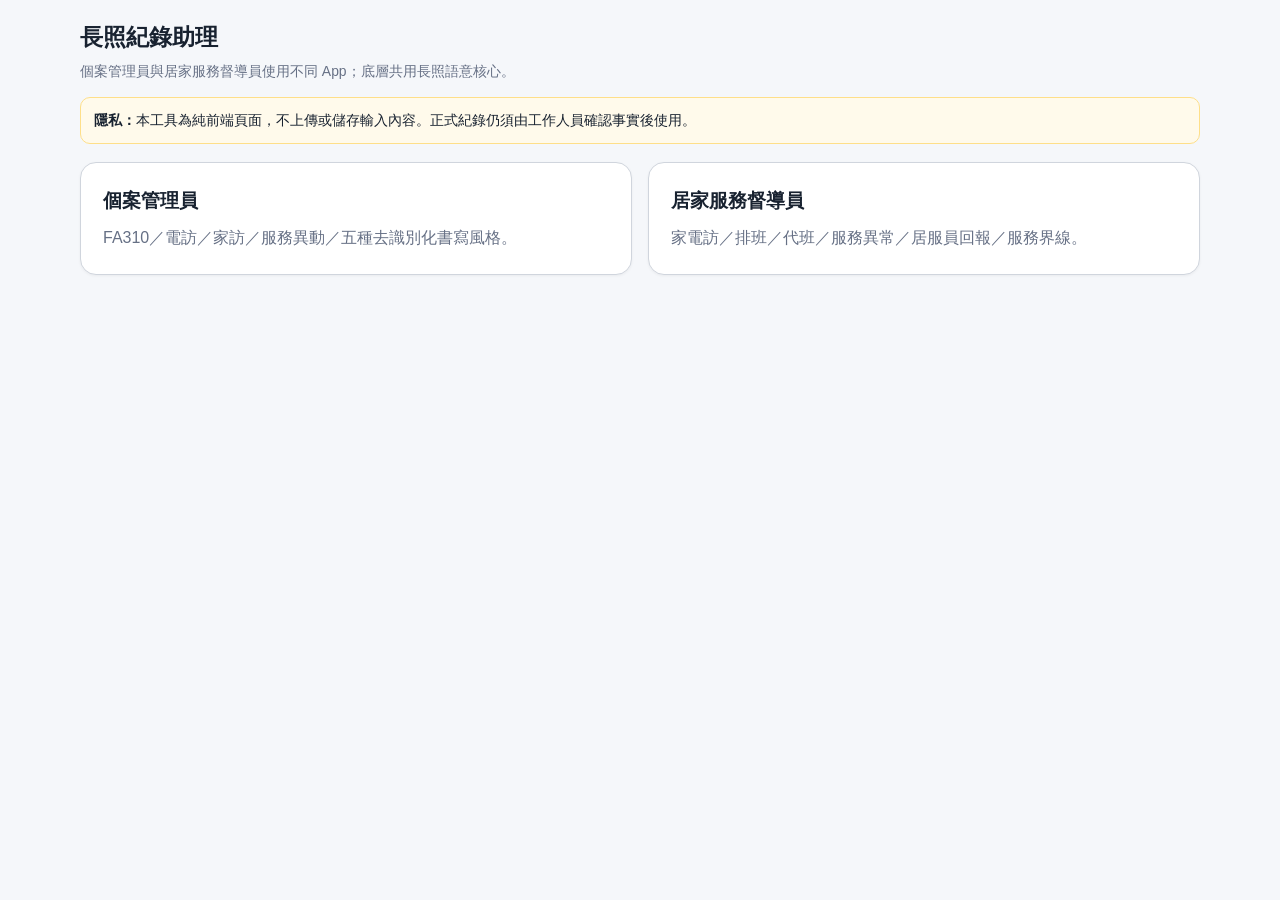
<file: index.html>
<!DOCTYPE html>
<html lang="zh-Hant"><head><meta charset="utf-8"><meta name="viewport" content="width=device-width,initial-scale=1">
<title>長照紀錄助理</title><link rel="stylesheet" href="shared/styles.css"></head>
<body><div class="wrap"><h1>長照紀錄助理</h1><div class="sub">個案管理員與居家服務督導員使用不同 App；底層共用長照語意核心。</div>
<div class="notice"><strong>隱私：</strong>本工具為純前端頁面，不上傳或儲存輸入內容。正式紀錄仍須由工作人員確認事實後使用。</div>
<div class="role-home">
<a class="role-card" href="case-manager/"><h2>個案管理員</h2><p>FA310／電訪／家訪／服務異動／五種去識別化書寫風格。</p></a>
<a class="role-card" href="supervisor/"><h2>居家服務督導員</h2><p>家電訪／排班／代班／服務異常／居服員回報／服務界線。</p></a>
</div></div></body></html>
</file>
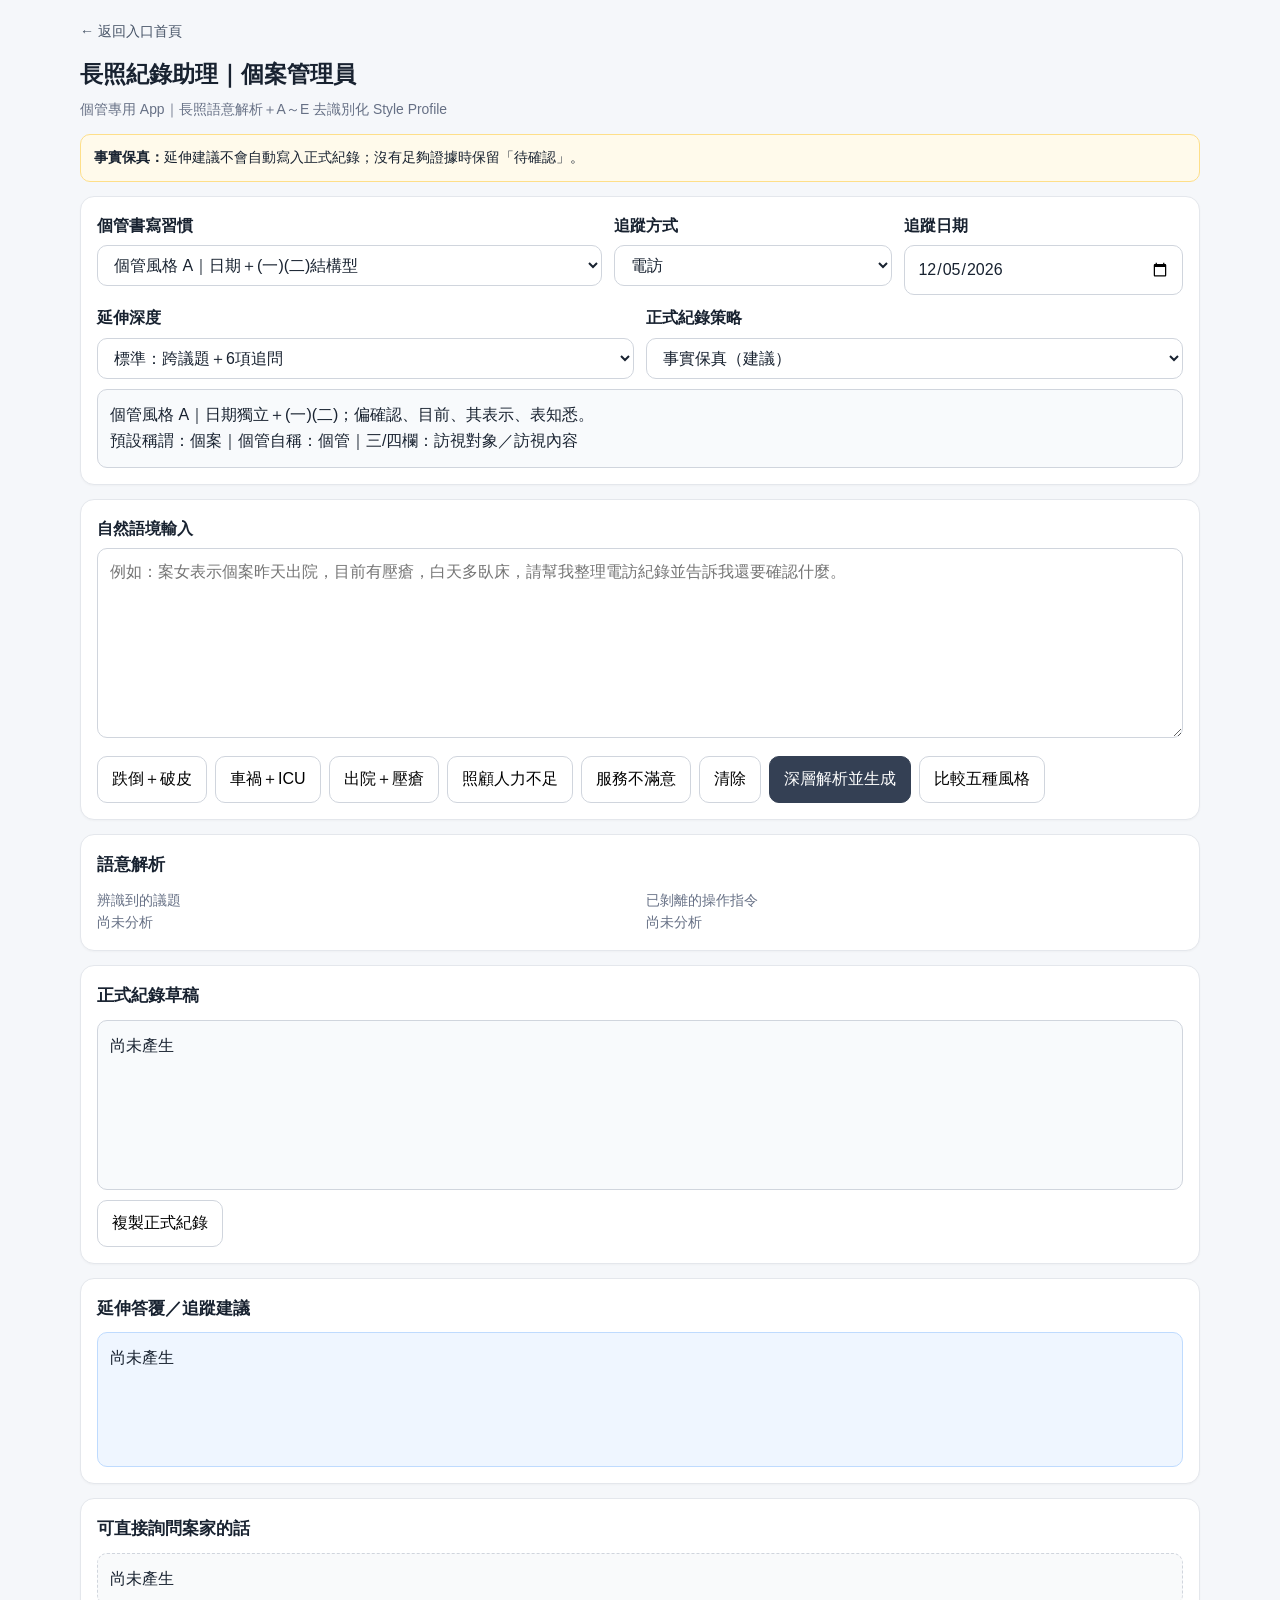
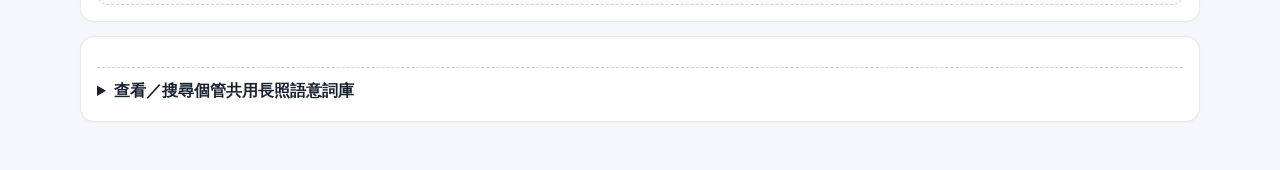
<file: case-manager/index.html>
<!DOCTYPE html>
<html lang="zh-Hant"><head><meta charset="utf-8"><meta name="viewport" content="width=device-width,initial-scale=1">
<title>長照紀錄助理｜個案管理員</title><link rel="stylesheet" href="../shared/styles.css"></head>
<body><div class="wrap"><a class="home-link" href="../">← 返回入口首頁</a>
<h1>長照紀錄助理｜個案管理員</h1><div class="sub">個管專用 App｜長照語意解析＋A～E 去識別化 Style Profile</div>
<div class="notice"><strong>事實保真：</strong>延伸建議不會自動寫入正式紀錄；沒有足夠證據時保留「待確認」。</div>
<div class="card"><div class="row three">
<div><label>個管書寫習慣</label><select id="style"><option value="styleA">個管風格 A｜日期＋(一)(二)結構型</option><option value="styleB">個管風格 B｜近期＋精簡條列型</option><option value="styleC">個管風格 C｜案主＋互動鏈型</option><option value="styleD">個管風格 D｜直接來源＋細項型</option><option value="styleE">個管風格 E｜自然段落＋因果型</option></select></div>
<div><label>追蹤方式</label><select id="method"><option>電訪</option><option>電聯</option><option>家訪</option><option>家訪+電訪</option></select></div>
<div><label>追蹤日期</label><input id="date" type="date"></div></div>
<div class="row two" style="margin-top:10px"><div><label>延伸深度</label><select id="depth"><option value="standard">標準：跨議題＋6項追問</option><option value="broad">廣泛：跨議題＋10項追問＋可能資源方向</option><option value="conservative">保守：只列3項最直接追問</option></select></div>
<div><label>正式紀錄策略</label><select id="recordMode"><option value="faithful">事實保真（建議）</option><option value="compact">事實保真＋簡化贅詞</option></select></div></div>
<div id="profile" class="profile" style="margin-top:10px"></div></div>
<div class="card"><label>自然語境輸入</label><textarea id="input" placeholder="例如：案女表示個案昨天出院，目前有壓瘡，白天多臥床，請幫我整理電訪紀錄並告訴我還要確認什麼。"></textarea>
<div class="btns"><button id="sampleFall">跌倒＋破皮</button><button id="sampleAccident">車禍＋ICU</button><button id="sampleWound">出院＋壓瘡</button><button id="sampleCare">照顧人力不足</button><button id="sampleService">服務不滿意</button><button id="clear">清除</button><button id="gen" class="primary">深層解析並生成</button><button id="compare">比較五種風格</button></div></div>
<div class="card"><h2>語意解析</h2><div class="row two"><div><div class="meta">辨識到的議題</div><div id="hits" class="chips"><span class="meta">尚未分析</span></div></div><div><div class="meta">已剝離的操作指令</div><div id="instructions" class="chips"><span class="meta">尚未分析</span></div></div></div><div id="crossBox"></div><div id="riskBox" class="riskbox hidden"></div><div id="qa" class="qa hidden"></div></div>
<div class="card"><h2>正式紀錄草稿</h2><div id="output" class="output">尚未產生</div><div class="btns"><button id="copy">複製正式紀錄</button></div></div>
<div class="card"><h2>延伸答覆／追蹤建議</h2><div id="advice" class="advice">尚未產生</div></div>
<div class="card"><h2>可直接詢問案家的話</h2><div id="questionScript" class="scriptbox">尚未產生</div></div>
<div id="compareCard" class="card hidden"><h2>五種個管風格比較</h2><div id="grid" class="compare"></div></div>
<div class="card"><details><summary>查看／搜尋個管共用長照語意詞庫</summary><div class="lexbar"><input id="lexSearch" placeholder="搜尋：壓瘡、外看、沒錢、跌倒、喘息…"><select id="lexGroup"></select></div><div id="lexCount" class="meta"></div><div id="lexGrid" class="lexgrid"></div></details></div>
<div id="status" class="status"></div></div>
<script src="../shared/core.js"></script><script src="../shared/oucv-loader.js"></script><script src="app.js"></script><script src="oucv-ui.js"></script></body></html>
</file>
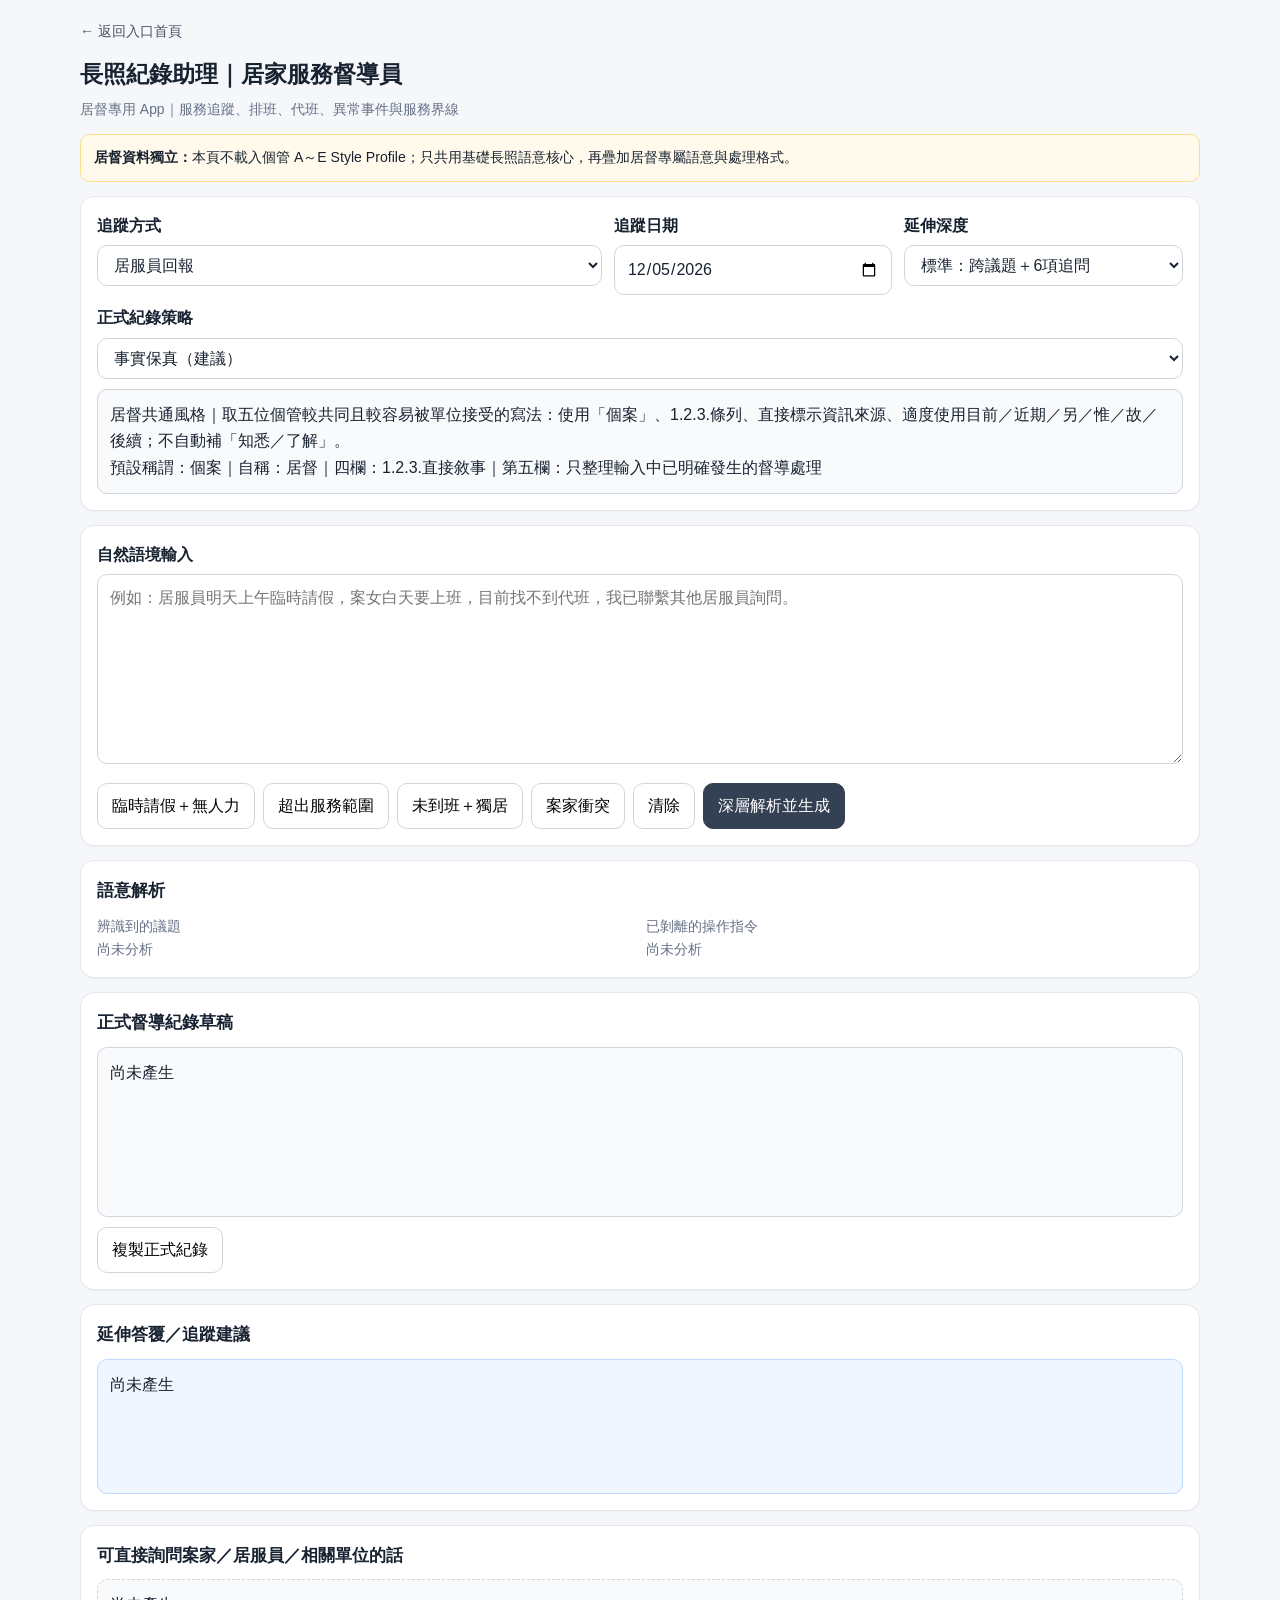
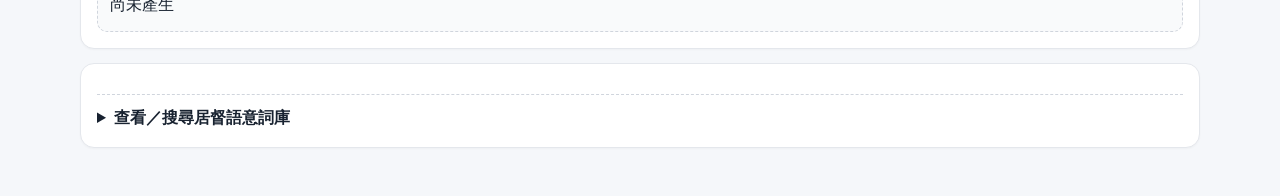
<file: supervisor/index.html>
<!DOCTYPE html>
<html lang="zh-Hant"><head><meta charset="utf-8"><meta name="viewport" content="width=device-width,initial-scale=1">
<title>長照紀錄助理｜居家服務督導員</title><link rel="stylesheet" href="../shared/styles.css"></head>
<body><div class="wrap"><a class="home-link" href="../">← 返回入口首頁</a>
<h1>長照紀錄助理｜居家服務督導員</h1><div class="sub">居督專用 App｜服務追蹤、排班、代班、異常事件與服務界線</div>
<div class="notice"><strong>居督資料獨立：</strong>本頁不載入個管 A～E Style Profile；只共用基礎長照語意核心，再疊加居督專屬語意與處理格式。</div>
<div class="card"><div class="row three"><div><label>追蹤方式</label><select id="method"><option>居服員回報</option><option>服務異常追蹤</option><option>排班協調</option><option>電訪</option><option>電聯</option><option>家訪</option></select></div><div><label>追蹤日期</label><input id="date" type="date"></div><div><label>延伸深度</label><select id="depth"><option value="standard">標準：跨議題＋6項追問</option><option value="broad">廣泛：跨議題＋10項追問＋可能資源方向</option><option value="conservative">保守：只列3項最直接追問</option></select></div></div>
<div style="margin-top:10px"><label>正式紀錄策略</label><select id="recordMode"><option value="faithful">事實保真（建議）</option><option value="compact">事實保真＋簡化贅詞</option></select></div>
<div id="profile" class="profile" style="margin-top:10px"></div></div>
<div class="card"><label>自然語境輸入</label><textarea id="input" placeholder="例如：居服員明天上午臨時請假，案女白天要上班，目前找不到代班，我已聯繫其他居服員詢問。"></textarea>
<div class="btns"><button id="sampleLeave">臨時請假＋無人力</button><button id="sampleScope">超出服務範圍</button><button id="sampleNoShow">未到班＋獨居</button><button id="sampleConflict">案家衝突</button><button id="clear">清除</button><button id="gen" class="primary">深層解析並生成</button></div></div>
<div class="card"><h2>語意解析</h2><div class="row two"><div><div class="meta">辨識到的議題</div><div id="hits" class="chips"><span class="meta">尚未分析</span></div></div><div><div class="meta">已剝離的操作指令</div><div id="instructions" class="chips"><span class="meta">尚未分析</span></div></div></div><div id="crossBox"></div><div id="riskBox" class="riskbox hidden"></div><div id="qa" class="qa hidden"></div></div>
<div class="card"><h2>正式督導紀錄草稿</h2><div id="output" class="output">尚未產生</div><div class="btns"><button id="copy">複製正式紀錄</button></div></div>
<div class="card"><h2>延伸答覆／追蹤建議</h2><div id="advice" class="advice">尚未產生</div></div>
<div class="card"><h2>可直接詢問案家／居服員／相關單位的話</h2><div id="questionScript" class="scriptbox">尚未產生</div></div>
<div class="card"><details><summary>查看／搜尋居督語意詞庫</summary><div class="lexbar"><input id="lexSearch" placeholder="搜尋：代班、遲到、無人應門、超出服務範圍…"><select id="lexGroup"></select></div><div id="lexCount" class="meta"></div><div id="lexGrid" class="lexgrid"></div></details></div>
<div id="status" class="status"></div></div>
<script src="../shared/core.js"></script><script src="app.js"></script></body></html>
</file>
<file: shared/styles.css>
:root{--bg:#f5f7fa;--card:#fff;--text:#182230;--muted:#667085;--line:#d0d5dd;--accent:#344054;--soft:#f2f4f7;--blue:#eff6ff;--blueb:#bfdbfe;--warn:#fff7ed;--warnb:#fb923c;--red:#b42318;--green:#067647}
*{box-sizing:border-box} body{margin:0;background:var(--bg);color:var(--text);font-family:-apple-system,BlinkMacSystemFont,"Segoe UI","Noto Sans TC","Microsoft JhengHei",sans-serif;line-height:1.65}
.wrap{width:min(1120px,calc(100% - 24px));margin:18px auto 48px} h1{font-size:1.45rem;margin:0 0 4px} h2{font-size:1.05rem;margin:0 0 10px}
.sub,.meta{color:var(--muted);font-size:.87rem} .sub{margin-bottom:14px}
.card{background:#fff;border:1px solid #e4e7ec;border-radius:14px;padding:16px;margin-bottom:14px;box-shadow:0 1px 2px rgba(0,0,0,.03)}
.notice{padding:11px 13px;background:#fffaeb;border:1px solid #fedf89;border-radius:10px;font-size:.88rem;margin-bottom:14px}
.row{display:grid;grid-template-columns:1fr;gap:12px} @media(min-width:800px){.row.three{grid-template-columns:1.45fr .8fr .8fr} .row.two{grid-template-columns:1fr 1fr}}
label{display:block;font-weight:700;margin-bottom:6px} select,input,textarea,button{font:inherit} select,input,textarea{width:100%;padding:10px 12px;border:1px solid var(--line);border-radius:10px;background:#fff;color:var(--text)} textarea{min-height:190px;resize:vertical}
.btns{display:flex;flex-wrap:wrap;gap:8px;margin-top:10px} button{padding:9px 14px;border:1px solid var(--line);border-radius:10px;background:#fff;cursor:pointer} button.primary{background:var(--accent);color:#fff;border-color:var(--accent)}
.profile,.output,.advice,.scriptbox{white-space:pre-wrap;border-radius:10px;padding:12px} .profile,.output{background:#f8fafc;border:1px solid var(--line)} .output{min-height:170px} .advice{min-height:135px;background:var(--blue);border:1px solid var(--blueb)} .scriptbox{background:#f9fafb;border:1px dashed var(--line)}
.chips{display:flex;gap:6px;flex-wrap:wrap} .chip{font-size:.8rem;background:var(--soft);border-radius:999px;padding:4px 9px} .chip.neg{text-decoration:line-through;color:#667085} .chip.uncertain{background:#fff7ed} .chip.risk{background:#fee4e2;color:#b42318}
.qa{margin-top:10px;background:var(--warn);border-left:3px solid var(--warnb);padding:8px 10px;font-size:.86rem} .riskbox{margin-top:10px;background:#fef3f2;border-left:3px solid #d92d20;padding:8px 10px;font-size:.86rem;color:#912018}
.hidden{display:none} .ok{color:var(--green)} .warn{color:#9a3412} .status{font-size:.85rem;margin-top:8px}
.stats{display:grid;grid-template-columns:repeat(2,1fr);gap:8px;margin:10px 0} @media(min-width:800px){.stats{grid-template-columns:repeat(4,1fr)}} .stat{background:#f8fafc;border:1px solid #e4e7ec;border-radius:10px;padding:10px} .stat strong{display:block;font-size:1.2rem}
.compare{display:grid;grid-template-columns:1fr;gap:10px} @media(min-width:900px){.compare{grid-template-columns:1fr 1fr}} .cmp{border:1px solid #e4e7ec;border-radius:12px;padding:12px} .cmp h3{font-size:.95rem;margin:0 0 4px} .cmp .txt{white-space:pre-wrap;background:#f8fafc;border-radius:8px;padding:10px;font-size:.88rem;margin-top:8px}
details{border-top:1px dashed #d0d5dd;margin-top:14px;padding-top:10px} summary{cursor:pointer;font-weight:700}
.lexbar{display:grid;grid-template-columns:1fr;gap:8px;margin:10px 0} @media(min-width:760px){.lexbar{grid-template-columns:1.4fr .8fr}}
.lexgrid{display:grid;grid-template-columns:1fr;gap:8px;max-height:520px;overflow:auto} .lexitem{border:1px solid #e4e7ec;border-radius:10px;padding:10px} .lexitem .head{display:flex;gap:8px;align-items:center;flex-wrap:wrap} .tag{font-size:.75rem;background:#eef2f6;border-radius:999px;padding:2px 7px} .aliases{font-size:.84rem;color:#475467;margin-top:5px} .follow{font-size:.82rem;margin-top:6px}
.cross{margin-top:8px;padding:10px;background:#f0fdf4;border:1px solid #bbf7d0;border-radius:10px}
.toggle{display:flex;gap:8px;align-items:center;font-size:.9rem;margin-top:10px} .toggle input{width:auto}

.role-home{display:grid;grid-template-columns:1fr;gap:16px;margin-top:18px}
@media(min-width:820px){.role-home{grid-template-columns:1fr 1fr}}
.role-card{display:block;text-decoration:none;color:inherit;background:#fff;border:1px solid #d0d5dd;border-radius:16px;padding:22px;box-shadow:0 1px 3px rgba(0,0,0,.05)}
.role-card:hover{border-color:#98a2b3;transform:translateY(-1px)}
.role-card h2{font-size:1.2rem;margin:0 0 8px}
.role-card p{margin:0;color:#667085}
.home-link{display:inline-block;margin-bottom:12px;color:#475467;text-decoration:none;font-size:.88rem}
.home-link:hover{text-decoration:underline}
</file>
